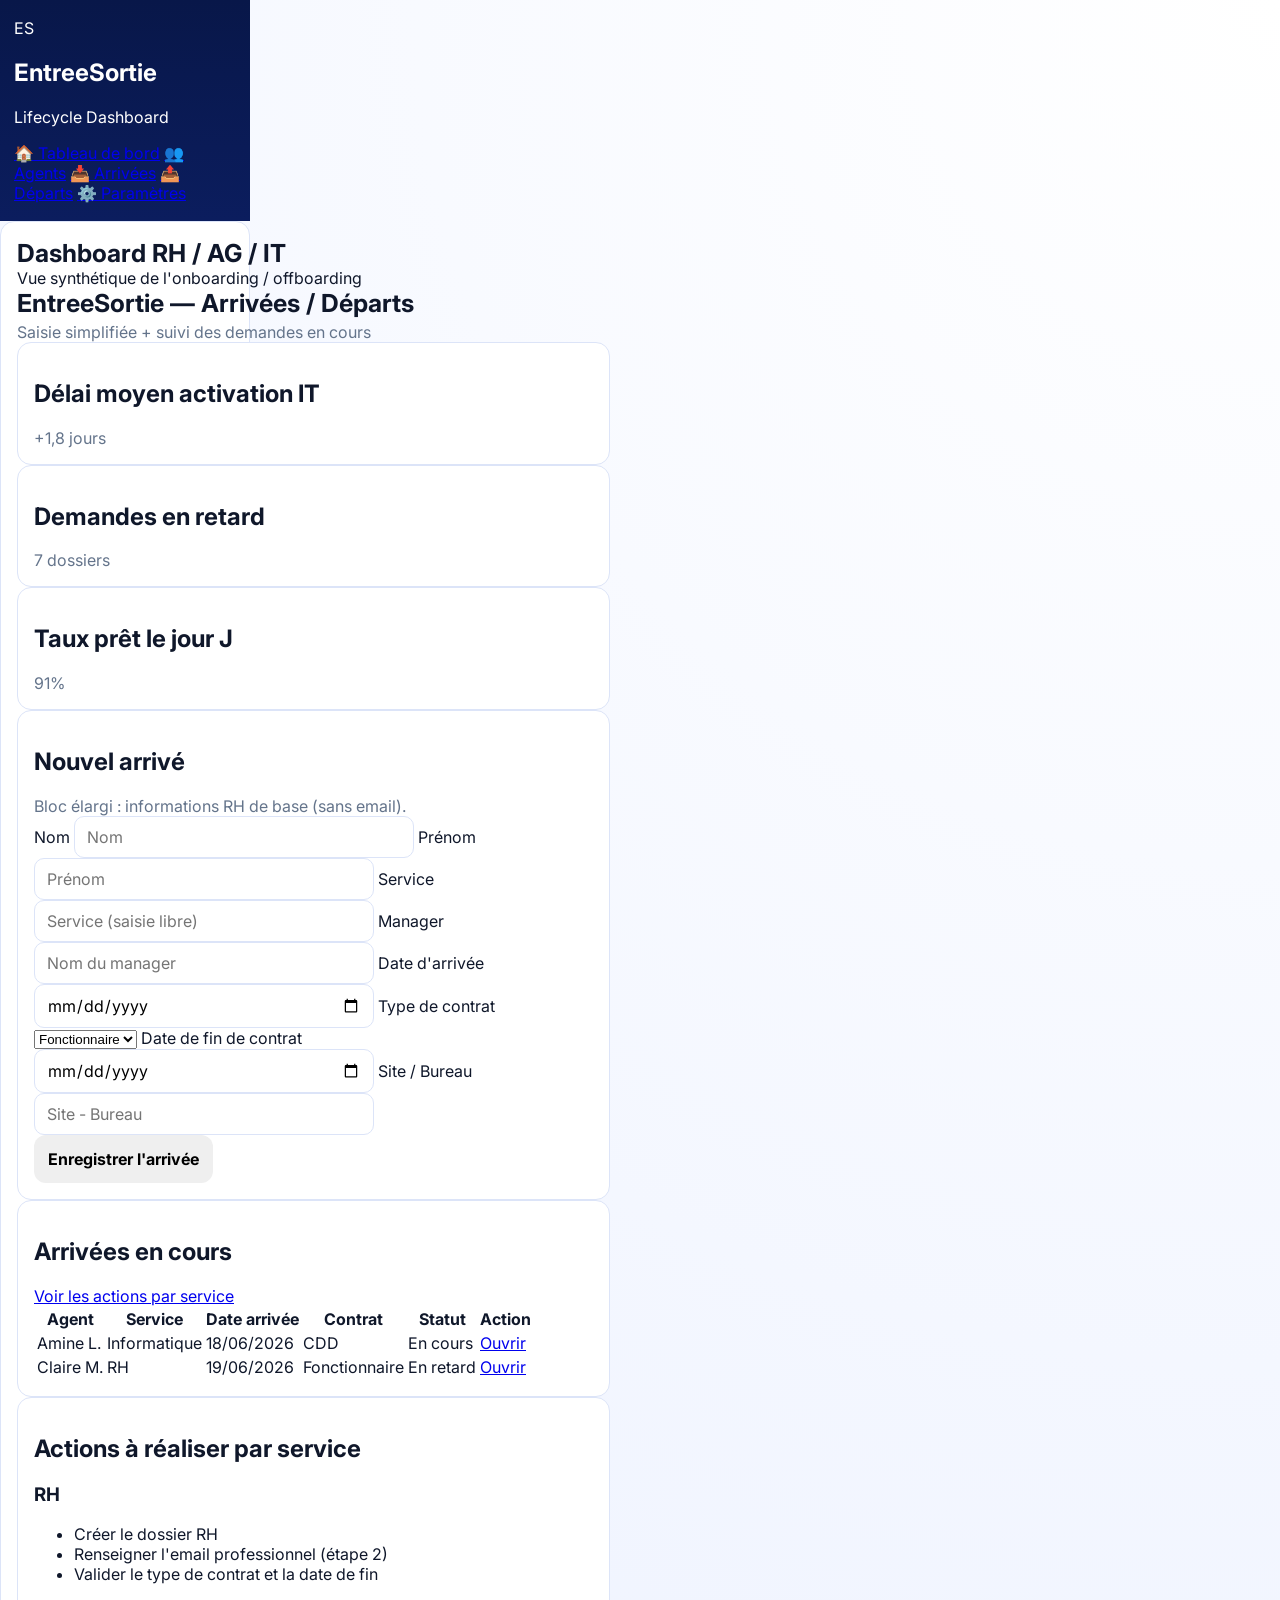
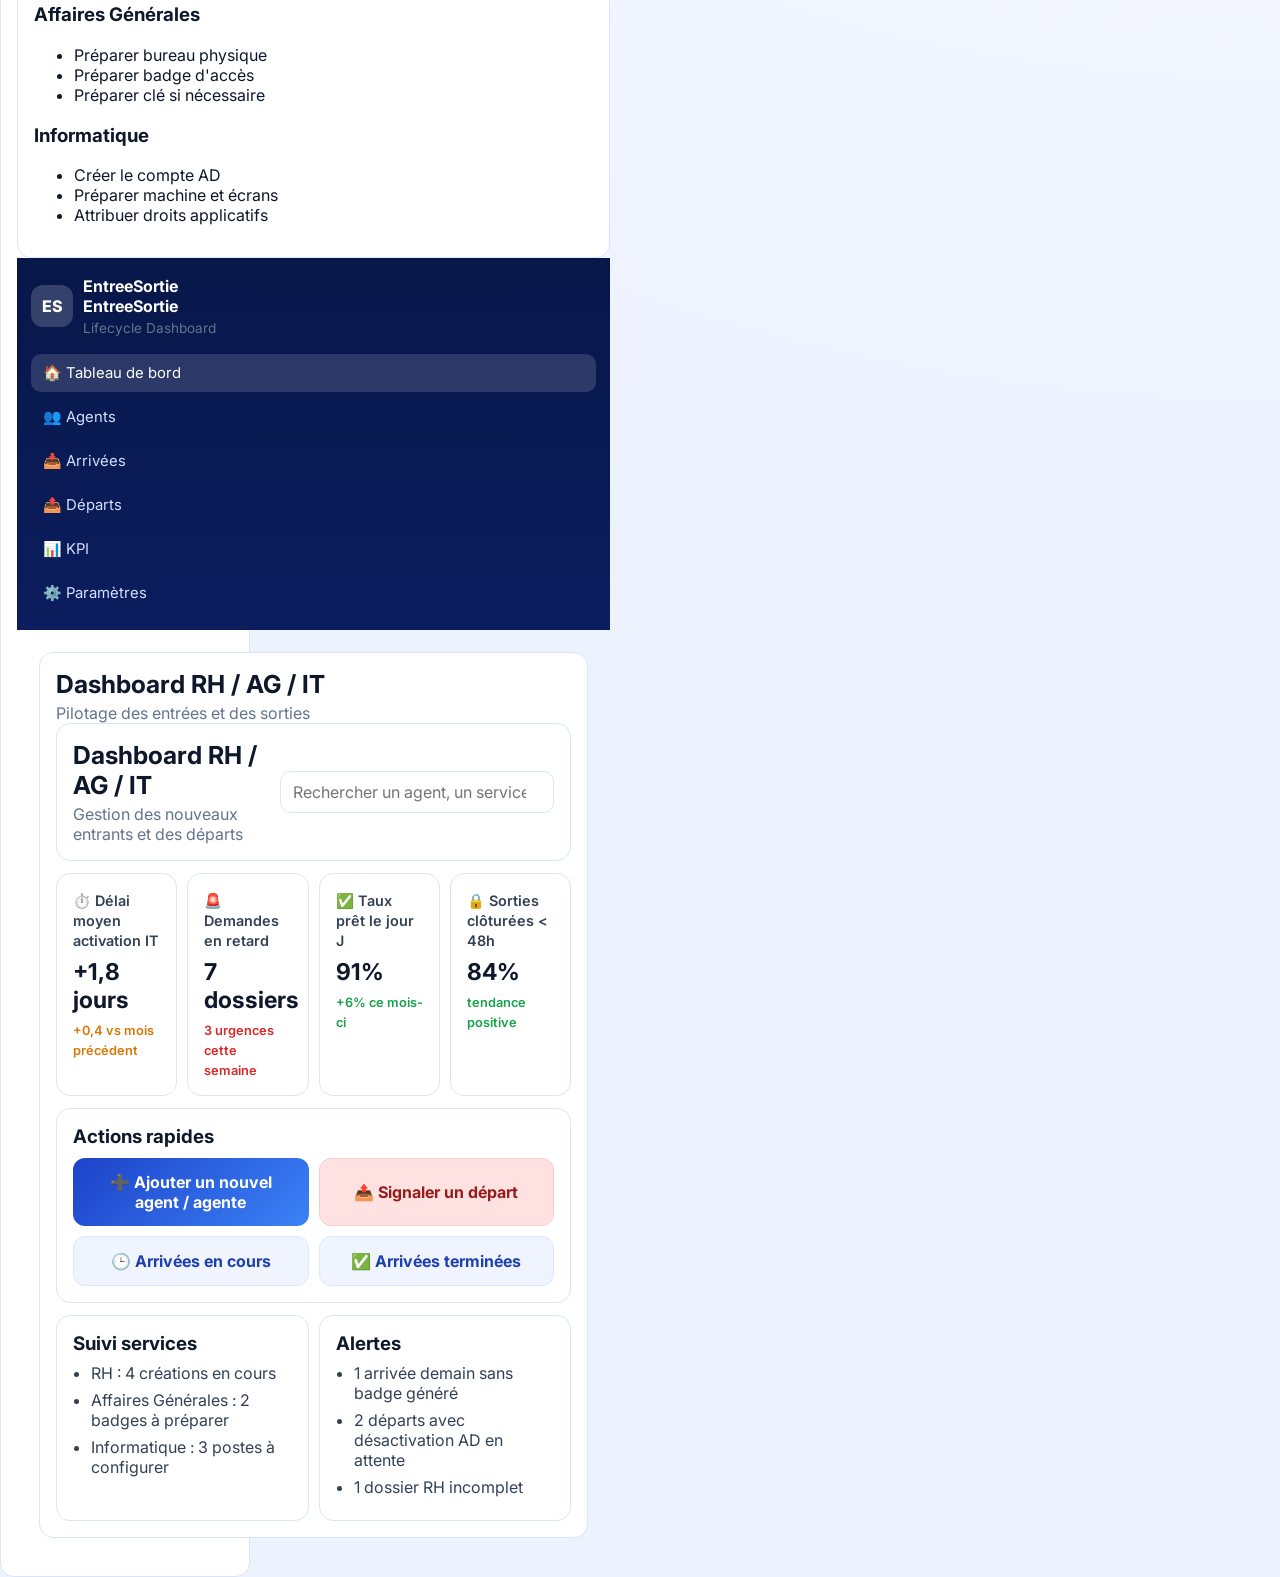
<file: index.html>
<!doctype html>
<html lang="fr">
  <head>
    <meta charset="UTF-8" />
    <meta name="viewport" content="width=device-width, initial-scale=1.0" />
    <title>EntreeSortie — Dashboard</title>
    <link rel="preconnect" href="https://fonts.googleapis.com" />
    <link rel="preconnect" href="https://fonts.gstatic.com" crossorigin />
    <link href="https://fonts.googleapis.com/css2?family=Inter:wght@400;500;600;700;800&display=swap" rel="stylesheet" />
    <link rel="stylesheet" href="styles.css" />
  </head>
  <body>
    <div class="app-shell">
    <div class="app">
      <aside class="sidebar">
        <div class="logo">ES</div>
        <h2>EntreeSortie</h2>
        <p>Lifecycle Dashboard</p>
        <nav>
          <a class="active" href="#">🏠 Tableau de bord</a>
          <a href="#">👥 Agents</a>
          <a href="#">📥 Arrivées</a>
          <a href="#">📤 Départs</a>
          <a href="#">⚙️ Paramètres</a>
        </nav>
      </aside>

      <main class="content">
        <header class="topbar card">
          <div>
            <h1>Dashboard RH / AG / IT</h1>
            <span>Vue synthétique de l'onboarding / offboarding</span>
    <title>EntreeSortie — Dashboard simple</title>
    <link rel="stylesheet" href="styles.css" />
  </head>
  <body>
    <main class="container">
      <header class="header">
        <h1>EntreeSortie — Arrivées / Départs</h1>
        <p>Saisie simplifiée + suivi des demandes en cours</p>
      </header>

      <section class="stats-grid">
        <article class="card stat">
          <h2>Délai moyen activation IT</h2>
          <p>+1,8 jours</p>
        </article>
        <article class="card stat">
          <h2>Demandes en retard</h2>
          <p>7 dossiers</p>
        </article>
        <article class="card stat">
          <h2>Taux prêt le jour J</h2>
          <p>91%</p>
        </article>
      </section>

      <section class="card">
        <h2>Nouvel arrivé</h2>
        <p class="muted">Bloc élargi : informations RH de base (sans email).</p>

        <form class="form-grid">
          <label>Nom
            <input type="text" placeholder="Nom" />
          </label>

          <label>Prénom
            <input type="text" placeholder="Prénom" />
          </label>

          <label>Service
            <input type="text" placeholder="Service (saisie libre)" />
          </label>

          <label>Manager
            <input type="text" placeholder="Nom du manager" />
          </label>

          <label>Date d'arrivée
            <input type="date" />
          </label>

          <label>Type de contrat
            <select>
              <option>Fonctionnaire</option>
              <option>CDD</option>
              <option>Stagiaire</option>
              <option>Apprenti</option>
              <option>CDI</option>
              <option>Autre</option>
            </select>
          </label>

          <label>Date de fin de contrat
            <input type="date" />
          </label>

          <label>Site / Bureau
            <input type="text" placeholder="Site - Bureau" />
          </label>
        </form>

        <div class="actions">
          <button class="btn">Enregistrer l'arrivée</button>
        </div>
      </section>

      <section class="card">
        <div class="card-head">
          <h2>Arrivées en cours</h2>
          <a href="#actions-services">Voir les actions par service</a>
        </div>

        <table>
          <thead>
            <tr>
              <th>Agent</th>
              <th>Service</th>
              <th>Date arrivée</th>
              <th>Contrat</th>
              <th>Statut</th>
              <th>Action</th>
            </tr>
          </thead>
          <tbody>
            <tr>
              <td>Amine L.</td>
              <td>Informatique</td>
              <td>18/06/2026</td>
              <td>CDD</td>
              <td><span class="tag pending">En cours</span></td>
              <td><a href="#actions-services">Ouvrir</a></td>
            </tr>
            <tr>
              <td>Claire M.</td>
              <td>RH</td>
              <td>19/06/2026</td>
              <td>Fonctionnaire</td>
              <td><span class="tag late">En retard</span></td>
              <td><a href="#actions-services">Ouvrir</a></td>
            </tr>
          </tbody>
        </table>
      </section>

      <section class="card" id="actions-services">
        <h2>Actions à réaliser par service</h2>

        <div class="service-grid">
          <article>
            <h3>RH</h3>
            <ul>
              <li>Créer le dossier RH</li>
              <li>Renseigner l'email professionnel (étape 2)</li>
              <li>Valider le type de contrat et la date de fin</li>
            </ul>
          </article>

          <article>
            <h3>Affaires Générales</h3>
            <ul>
              <li>Préparer bureau physique</li>
              <li>Préparer badge d'accès</li>
              <li>Préparer clé si nécessaire</li>
            </ul>
          </article>

          <article>
            <h3>Informatique</h3>
            <ul>
              <li>Créer le compte AD</li>
              <li>Préparer machine et écrans</li>
              <li>Attribuer droits applicatifs</li>
            </ul>
          </article>
        </div>
      </section>
    </main>
    <title>EntreeSortie V2 — Dashboard Premium</title>
    <title>EntreeSortie - Lifecycle</title>
    <link rel="preconnect" href="https://fonts.googleapis.com" />
    <link rel="preconnect" href="https://fonts.gstatic.com" crossorigin />
    <link
      href="https://fonts.googleapis.com/css2?family=Inter:wght@400;500;600;700;800&display=swap"
      rel="stylesheet"
    />
    <link rel="stylesheet" href="styles.css" />
  </head>
  <body>
    <div class="layout">
      <aside class="sidebar">
        <div class="brand">
          <div class="brand-logo">ES</div>
          <div>
            <h2>EntreeSortie</h2>
            <strong>EntreeSortie</strong>
            <p>Lifecycle Dashboard</p>
          </div>
        </div>

        <nav class="menu">
          <a href="#" class="active">🏠 Tableau de bord</a>
          <a href="#">👥 Agents</a>
          <a href="#">📥 Arrivées</a>
          <a href="#">📤 Départs</a>
          <a href="#">📊 KPI</a>
          <a href="#">⚙️ Paramètres</a>
        </nav>
      </aside>

      <main class="main">
        <header class="card topbar">
          <div>
            <h1>Dashboard RH / AG / IT</h1>
            <p>Pilotage des entrées et des sorties</p>
        <header class="topbar card">
          <div>
            <h1>Dashboard RH / AG / IT</h1>
            <p>Gestion des nouveaux entrants et des départs</p>
          </div>
          <input type="search" placeholder="Rechercher un agent, un service..." />
        </header>

        <section class="kpi-grid">
          <article class="card kpi">
            <span>⏱️ Délai moyen activation IT</span>
            <strong>+1,8 jours</strong>
            <small class="warn">+0,4 vs mois précédent</small>
          </article>
          <article class="card kpi">
            <span>🚨 Demandes en retard</span>
            <strong>7 dossiers</strong>
            <small class="danger">3 urgences cette semaine</small>
          </article>
          <article class="card kpi">
            <span>✅ Taux prêt le jour J</span>
            <strong>91%</strong>
            <small class="ok">+6% ce mois-ci</small>
          </article>
          <article class="card kpi">
            <span>🔒 Sorties clôturées &lt; 48h</span>
            <strong>84%</strong>
            <small class="ok">tendance positive</small>
          </article>
        </section>

        <section class="card quick-actions">
          <h3>Actions rapides</h3>
          <div class="actions-grid">
            <button class="btn primary">➕ Ajouter un nouvel agent / agente</button>
            <button class="btn danger">📤 Signaler un départ</button>
            <button class="btn neutral">🕒 Arrivées en cours</button>
            <button class="btn neutral">✅ Arrivées terminées</button>
          </div>
        </section>

        <section class="info-grid">
          <article class="card">
            <h3>Suivi services</h3>
            <ul>
              <li>RH : 4 créations en cours</li>
              <li>Affaires Générales : 2 badges à préparer</li>
              <li>Informatique : 3 postes à configurer</li>
            </ul>
          </article>
          <article class="card">
            <h3>Alertes</h3>
            <ul>
              <li>1 arrivée demain sans badge généré</li>
              <li>2 départs avec désactivation AD en attente</li>
              <li>1 dossier RH incomplet</li>
            </ul>
          </article>
        </section>
      </main>
    </div>
  </body>
</html>
</file>
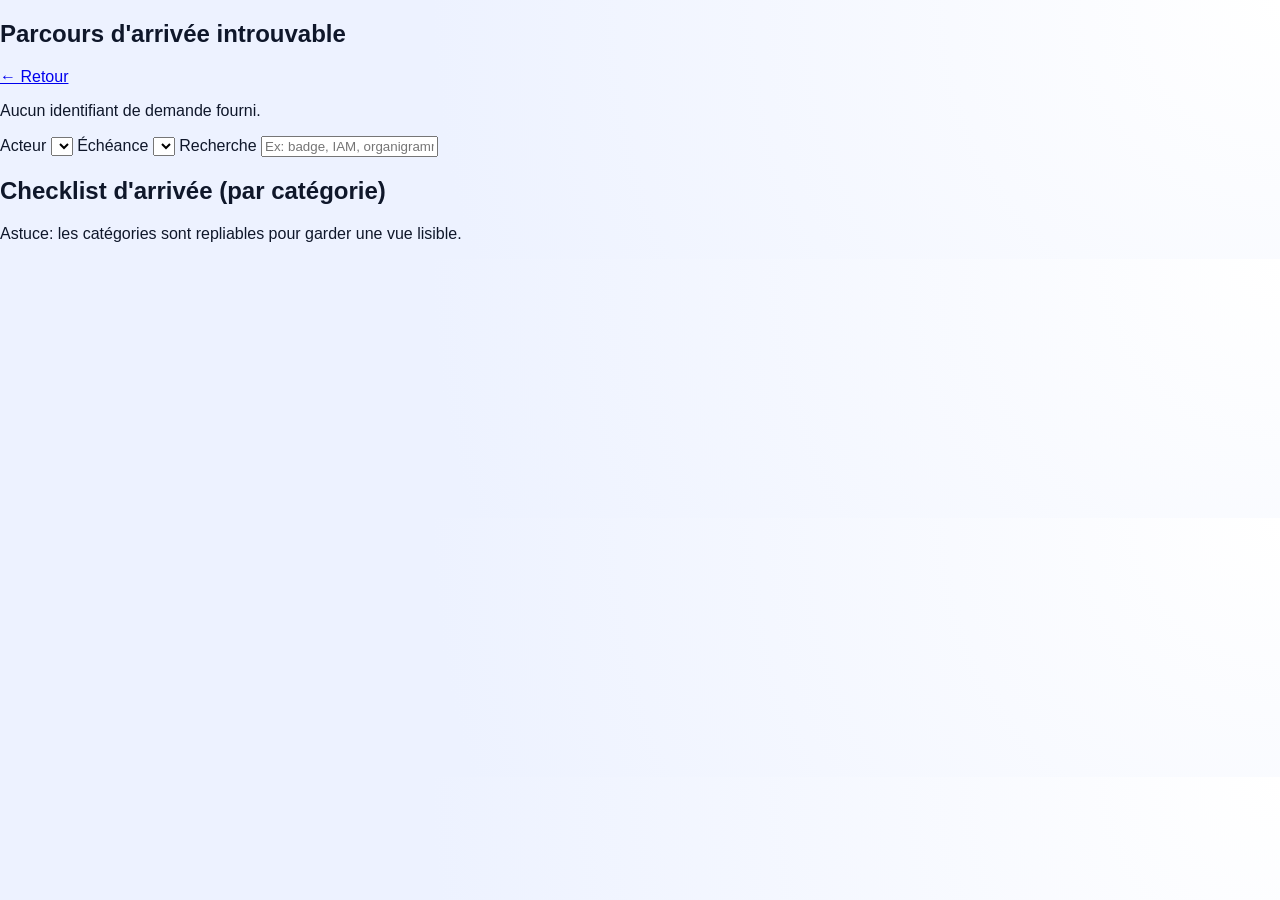
<file: details.html>
<!doctype html>
<html lang="fr">
  <head>
    <meta charset="UTF-8" />
    <meta name="viewport" content="width=device-width, initial-scale=1.0" />
    <title>EntreeSortie — Parcours d'arrivée</title>
    <link rel="stylesheet" href="styles.css?v=5" />
  </head>
  <body>
    <main class="page">
      <section class="saved hero-panel">
        <div class="saved-head">
          <h1 id="arrival-title">Parcours d'arrivée</h1>
          <a href="index.html" class="link-btn">← Retour</a>
        </div>
        <p id="arrival-meta" class="feedback"></p>

        <div class="stats" id="stats"></div>

        <div class="filters">
          <label>
            Acteur
            <select id="actor-filter"></select>
          </label>
          <label>
            Échéance
            <select id="due-filter"></select>
          </label>
          <label>
            Recherche
            <input id="text-filter" type="text" placeholder="Ex: badge, IAM, organigramme..." />
          </label>
        </div>
      </section>

      <section class="saved">
        <h2>Checklist d'arrivée (par catégorie)</h2>
        <p class="muted">Astuce: les catégories sont repliables pour garder une vue lisible.</p>
        <div id="categories-wrap"></div>
      </section>
    </main>

    <script src="detail.js?v=5"></script>
  </body>
</html>
</file>
<file: styles.css>
:root {
  --bg: #edf2ff;
  --surface: #ffffff;
  --line: #dce4f8;
  --ink: #0f172a;
  --muted: #64748b;
  --blue-900: #0b1d5e;
  --blue-500: #3b82f6;
  --green: #16a34a;
  --orange: #d97706;
  --red: #dc2626;
}

* { box-sizing: border-box; }
html, body { margin: 0; padding: 0; }
body {
  font-family: Inter, Arial, sans-serif;
  color: var(--ink);
  background: radial-gradient(circle at top right, #ffffff 0%, var(--bg) 65%);
}

.app-shell {
  min-height: 100vh;
  display: grid;
  grid-template-columns: 250px 1fr;
}

.sidebar {
  background: linear-gradient(180deg, #081749, var(--blue-900));
  color: #fff;
  padding: 18px 14px;
}

.brand {
  display: flex;
  gap: 10px;
  align-items: center;
  margin-bottom: 18px;
}

.brand-logo {
  width: 42px;
  height: 42px;
  border-radius: 12px;
  background: rgba(255, 255, 255, 0.18);
  display: grid;
  place-items: center;
  font-weight: 800;
}

.brand h2 { margin: 0; font-size: 1rem; }
.brand p { margin: 2px 0 0; font-size: .85rem; color: #c7d4ff; }

.menu { display: grid; gap: 6px; }
.menu a {
  text-decoration: none;
  color: #d6e0ff;
  border-radius: 10px;
  padding: 10px 12px;
  font-size: .93rem;
}
.menu a:hover,
.menu a.active {
  color: #fff;
  background: rgba(255, 255, 255, 0.14);
}

.main {
  padding: 22px;
  max-width: 1200px;
  width: 100%;
}

.card {
  background: var(--surface);
  border: 1px solid var(--line);
  border-radius: 14px;
  padding: 16px;
}

.topbar {
  display: flex;
  justify-content: space-between;
  align-items: center;
  gap: 12px;
}

.topbar h1 { margin: 0; font-size: 1.55rem; }
.topbar p { margin: 4px 0 0; color: var(--muted); }
.topbar input {
  width: 340px;
  border: 1px solid var(--line);
  border-radius: 10px;
  padding: 10px 12px;
  font: inherit;
}

.kpi-grid {
  margin-top: 12px;
  display: grid;
  grid-template-columns: repeat(4, minmax(0, 1fr));
  gap: 10px;
}

.kpi span { font-size: .9rem; color: #334155; font-weight: 600; }
.kpi strong { display: block; margin: 8px 0 5px; font-size: 1.45rem; }
.kpi small { font-weight: 600; font-size: .8rem; }
.ok { color: var(--green); }
.warn { color: var(--orange); }
.danger { color: var(--red); }

.quick-actions { margin-top: 12px; }
.quick-actions h3 { margin: 0 0 10px; }
.actions-grid {
  display: grid;
  grid-template-columns: repeat(2, minmax(0, 1fr));
  gap: 10px;
}

.btn {
  border-radius: 12px;
  padding: 14px;
  border: none;
  font: inherit;
  font-weight: 700;
  cursor: pointer;
}

.btn.primary {
  background: linear-gradient(135deg, #1d42c9, var(--blue-500));
  color: #fff;
}

.btn.danger {
  background: #fee2e2;
  color: #991b1b;
  border: 1px solid #fecaca;
}

.btn.neutral {
  background: #eff4ff;
  color: #1e40af;
  border: 1px solid #dce8ff;
}

.info-grid {
  margin-top: 12px;
  display: grid;
  grid-template-columns: repeat(2, minmax(0, 1fr));
  gap: 10px;
}

.info-grid h3 { margin: 0 0 8px; }
.info-grid ul { margin: 0; padding-left: 18px; color: #334155; }
.info-grid li { margin-bottom: 7px; }

@media (max-width: 1100px) {
  .app-shell { grid-template-columns: 1fr; }
  .sidebar { display: none; }
  .main { max-width: 100%; }
  .topbar { flex-direction: column; align-items: flex-start; }
  .topbar input { width: 100%; }
  .kpi-grid,
  .actions-grid,
  .info-grid { grid-template-columns: 1fr; }
}

@page { size: A4 portrait; margin: 10mm; }
@media print {
  body {
    background: #fff;
    -webkit-print-color-adjust: exact;
    print-color-adjust: exact;
  }

  .app-shell { grid-template-columns: 1fr; }
  .sidebar { display: none; }
  .main { padding: 0; max-width: 100%; }

  .topbar input { display: none; }

  /* Version export compacte: évite 6-7 pages et les coupures */
  .kpi-grid { grid-template-columns: repeat(2, 1fr); }
  .actions-grid { grid-template-columns: repeat(2, 1fr); }
  .info-grid { grid-template-columns: 1fr; }

  .card {
    break-inside: avoid;
    page-break-inside: avoid;
    margin-bottom: 6mm;
  }
}
</file>
